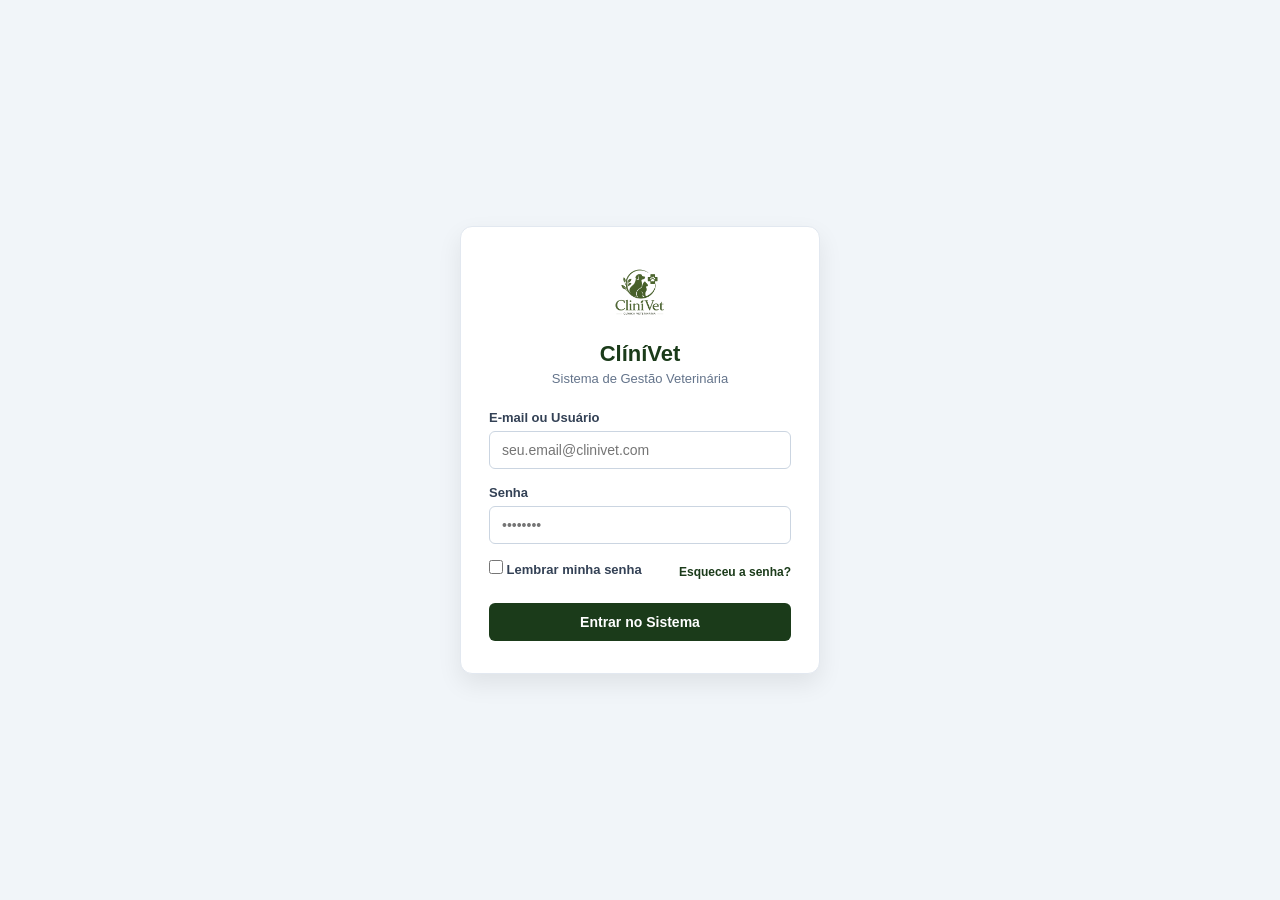
<file: Front-end/index.html>
<!DOCTYPE html>
<html lang="pt-BR">
<head>
  <meta charset="UTF-8">
  <meta name="viewport" content="width=device-width, initial-scale=1.0">
  <title>ClíníVet - Login</title>
  <link rel="stylesheet" href="main.css">
</head>
<body class="login-body">

  <div class="login-card">
    <div class="login-header">
      <img src="clinica.png" alt="ClíníVet Logo" class="login-logo">
      <h1>ClíníVet</h1>
      <p>Sistema de Gestão Veterinária</p>
    </div>

    <form class="login-form" onsubmit="event.preventDefault(); window.location.href='./painel.html';">
      <div class="form-group">
        <label for="email">E-mail ou Usuário</label>
        <input type="email" id="email" placeholder="seu.email@clinivet.com" required>
      </div>

      <div class="form-group">
        <label for="senha">Senha</label>
        <input type="password" id="senha" placeholder="••••••••" required>
      </div>

      <div class="login-actions">
        <label class="remember-me">
          <input type="checkbox" id="remember">
          Lembrar minha senha
        </label>
        <a href="esqueci.html" class="forgot-password">Esqueceu a senha?</a>
      </div>

      <button type="submit" class="btn-primary">Entrar no Sistema</button>
    </form>
  </div>

  <script src="script.js"></script>
</body>
</html>
</file>
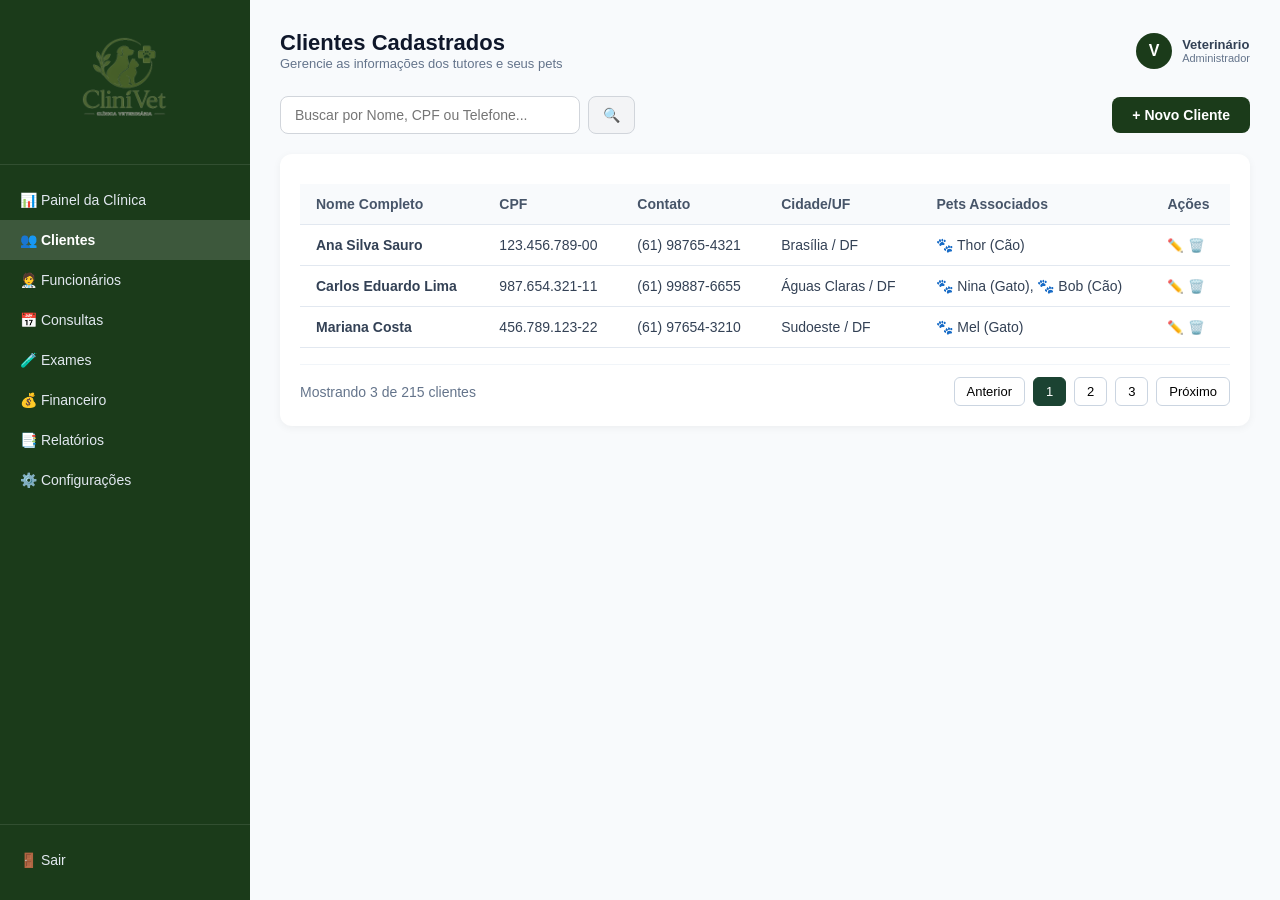
<file: Front-end/clientes.html>
<!DOCTYPE html>
<html lang="pt-BR">
<head>
  <meta charset="UTF-8">
  <meta name="viewport" content="width=device-width, initial-scale=1.0">
  <title>ClíníVet - Clientes Cadastrados</title>
  <link rel="stylesheet" href="./main.css">
</head>
<body class="dashboard-body">

  <aside class="sidebar">
    <div class="logo-container">
      <img src="clinica.png" alt="ClíníVet Logo" class="sidebar-logo">
    </div>

    <nav class="sidebar-nav">
      <a href="./painel.html" class="nav-item">📊 Painel da Clínica</a>
      <a href="./clientes.html" class="nav-item active">👥 Clientes</a>
      <a href="./funcionarios.html" class="nav-item">🧑‍⚕️ Funcionários</a>
      <a href="./consultas.html" class="nav-item">📅 Consultas</a>
      <a href="./exames.html" class="nav-item">🧪 Exames</a>
      <a href="#" class="nav-item">💰 Financeiro</a>
      <a href="#" class="nav-item">📑 Relatórios</a>
      <a href="#" class="nav-item">⚙️ Configurações</a>
    </nav>

    <div class="sidebar-footer">
      <a href="./index.html" class="nav-item logout">🚪 Sair</a>
    </div>
  </aside>

  <main class="main-content">
    
    <header class="dashboard-header">
      <div>
        <h1>Clientes Cadastrados</h1>
        <p class="subtitle">Gerencie as informações dos tutores e seus pets</p>
      </div>

      <div class="header-actions">
        <div class="user-profile">
          <div class="avatar">V</div>
          <div class="user-info">
            <span class="user-name">Veterinário</span>
            <span class="user-role">Administrador</span>
          </div>
        </div>
      </div>
    </header>

    <div class="top-action-bar">
      <div class="search-container">
        <input type="text" class="search-input" placeholder="Buscar por Nome, CPF ou Telefone...">
        <button class="search-btn">🔍</button>
      </div>

      <a href="./novo-cliente.html" class="btn-novo-cliente" style="text-decoration: none;">+ Novo Cliente</a>
    </div>

    <div class="panel-card">
      <table class="agenda-table">
        <thead>
          <tr>
            <th>Nome Completo</th>
            <th>CPF</th>
            <th>Contato</th>
            <th>Cidade/UF</th>
            <th>Pets Associados</th>
            <th style="text-align: center;">Ações</th>
          </tr>
        </thead>
        <tbody>
          <tr>
            <td><strong>Ana Silva Sauro</strong></td>
            <td>123.456.789-00</td>
            <td>(61) 98765-4321</td>
            <td>Brasília / DF</td>
            <td>🐾 Thor (Cão)</td>
            <td style="text-align: center;">
              <button style="border: none; background: transparent; cursor: pointer;">✏️</button>
              <button style="border: none; background: transparent; cursor: pointer;">🗑️</button>
            </td>
          </tr>
          <tr>
            <td><strong>Carlos Eduardo Lima</strong></td>
            <td>987.654.321-11</td>
            <td>(61) 99887-6655</td>
            <td>Águas Claras / DF</td>
            <td>🐾 Nina (Gato), 🐾 Bob (Cão)</td>
            <td style="text-align: center;">
              <button style="border: none; background: transparent; cursor: pointer;">✏️</button>
              <button style="border: none; background: transparent; cursor: pointer;">🗑️</button>
            </td>
          </tr>
          <tr>
            <td><strong>Mariana Costa</strong></td>
            <td>456.789.123-22</td>
            <td>(61) 97654-3210</td>
            <td>Sudoeste / DF</td>
            <td>🐾 Mel (Gato)</td>
            <td style="text-align: center;">
              <button style="border: none; background: transparent; cursor: pointer;">✏️</button>
              <button style="border: none; background: transparent; cursor: pointer;">🗑️</button>
            </td>
          </tr>
        </tbody>
      </table>

      <div class="table-footer">
        <span>Mostrando 3 de 215 clientes</span>
        <div>
          <button class="pagination-btn">Anterior</button>
          <button class="pagination-btn active">1</button>
          <button class="pagination-btn">2</button>
          <button class="pagination-btn">3</button>
          <button class="pagination-btn">Próximo</button>
        </div>
      </div>
    </div>

  </main>

  <script src="script.js"></script>
</body>
</html>
</file>
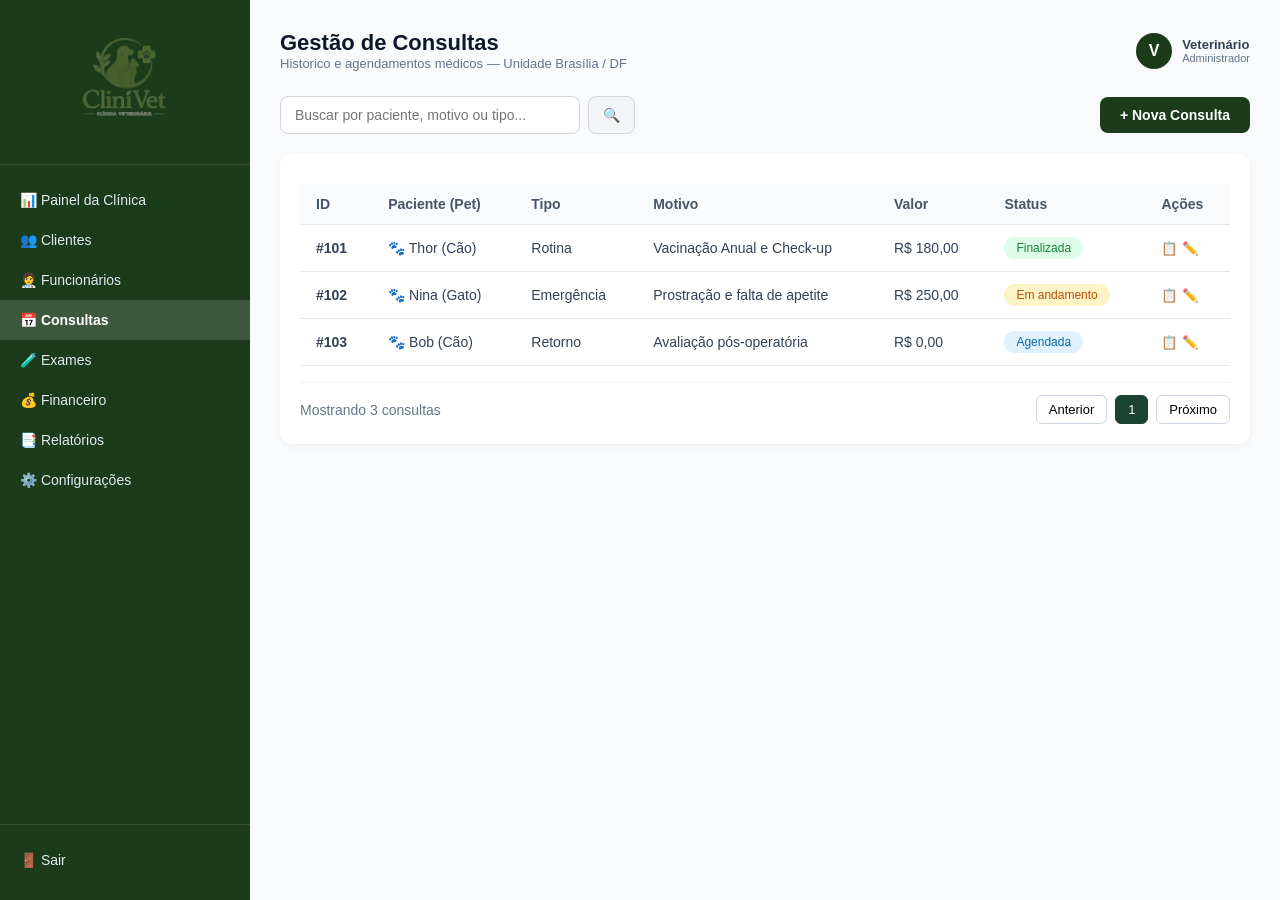
<file: Front-end/consultas.html>
<!DOCTYPE html>
<html lang="pt-BR">
<head>
  <meta charset="UTF-8">
  <meta name="viewport" content="width=device-width, initial-scale=1.0">
  <title>ClíníVet - Gestão de Consultas</title>
  <link rel="stylesheet" href="./main.css">
</head>
<body class="dashboard-body">

  <aside class="sidebar">
    <div class="logo-container">
      <img src="clinica.png" alt="ClíníVet Logo" class="sidebar-logo">
    </div>

    <nav class="sidebar-nav">
      <a href="./painel.html" class="nav-item">📊 Painel da Clínica</a>
      <a href="./clientes.html" class="nav-item">👥 Clientes</a>
      <a href="./funcionarios.html" class="nav-item">🧑‍⚕️ Funcionários</a>
      <a href="./consultas.html" class="nav-item active">📅 Consultas</a>
      <a href="#" class="nav-item">🧪 Exames</a>
      <a href="#" class="nav-item">💰 Financeiro</a>
      <a href="#" class="nav-item">📑 Relatórios</a>
      <a href="#" class="nav-item">⚙️ Configurações</a>
    </nav>

    <div class="sidebar-footer">
      <a href="./index.html" class="nav-item logout">🚪 Sair</a>
    </div>
  </aside>

  <main class="main-content">
    
    <header class="dashboard-header">
      <div>
        <h1>Gestão de Consultas</h1>
        <p class="subtitle">Historico e agendamentos médicos — Unidade Brasília / DF</p>
      </div>

      <div class="header-actions">
        <div class="user-profile">
          <div class="avatar">V</div>
          <div class="user-info">
            <span class="user-name">Veterinário</span>
            <span class="user-role">Administrador</span>
          </div>
        </div>
      </div>
    </header>

    <div class="top-action-bar">
      <div class="search-container">
        <input type="text" class="search-input" placeholder="Buscar por paciente, motivo ou tipo...">
        <button class="search-btn">🔍</button>
      </div>

      <a href="./nova-consulta.html" class="btn-novo-cliente" style="text-decoration: none;">+ Nova Consulta</a>
    </div>

    <div class="panel-card">
      <table class="agenda-table">
        <thead>
          <tr>
            <th>ID</th>
            <th>Paciente (Pet)</th>
            <th>Tipo</th>
            <th>Motivo</th>
            <th>Valor</th>
            <th>Status</th>
            <th style="text-align: center;">Ações</th>
          </tr>
        </thead>
        <tbody>
          <tr>
            <td><strong>#101</strong></td>
            <td>🐾 Thor (Cão)</td>
            <td>Rotina</td>
            <td>Vacinação Anual e Check-up</td>
            <td>R$ 180,00</td>
            <td><span class="status-tag status-finalizada">Finalizada</span></td>
            <td style="text-align: center;">
              <button style="border: none; background: transparent; cursor: pointer;">📋</button>
              <button style="border: none; background: transparent; cursor: pointer;">✏️</button>
            </td>
          </tr>
          <tr>
            <td><strong>#102</strong></td>
            <td>🐾 Nina (Gato)</td>
            <td>Emergência</td>
            <td>Prostração e falta de apetite</td>
            <td>R$ 250,00</td>
            <td><span class="status-tag status-andamento">Em andamento</span></td>
            <td style="text-align: center;">
              <button style="border: none; background: transparent; cursor: pointer;">📋</button>
              <button style="border: none; background: transparent; cursor: pointer;">✏️</button>
            </td>
          </tr>
          <tr>
            <td><strong>#103</strong></td>
            <td>🐾 Bob (Cão)</td>
            <td>Retorno</td>
            <td>Avaliação pós-operatória</td>
            <td>R$ 0,00</td>
            <td><span class="status-tag status-agendada">Agendada</span></td>
            <td style="text-align: center;">
              <button style="border: none; background: transparent; cursor: pointer;">📋</button>
              <button style="border: none; background: transparent; cursor: pointer;">✏️</button>
            </td>
          </tr>
        </tbody>
      </table>

      <div class="table-footer">
        <span>Mostrando 3 consultas</span>
        <div>
          <button class="pagination-btn">Anterior</button>
          <button class="pagination-btn active">1</button>
          <button class="pagination-btn">Próximo</button>
        </div>
      </div>
    </div>

  </main>

  <script src="script.js"></script>
</body>
</html>
</file>
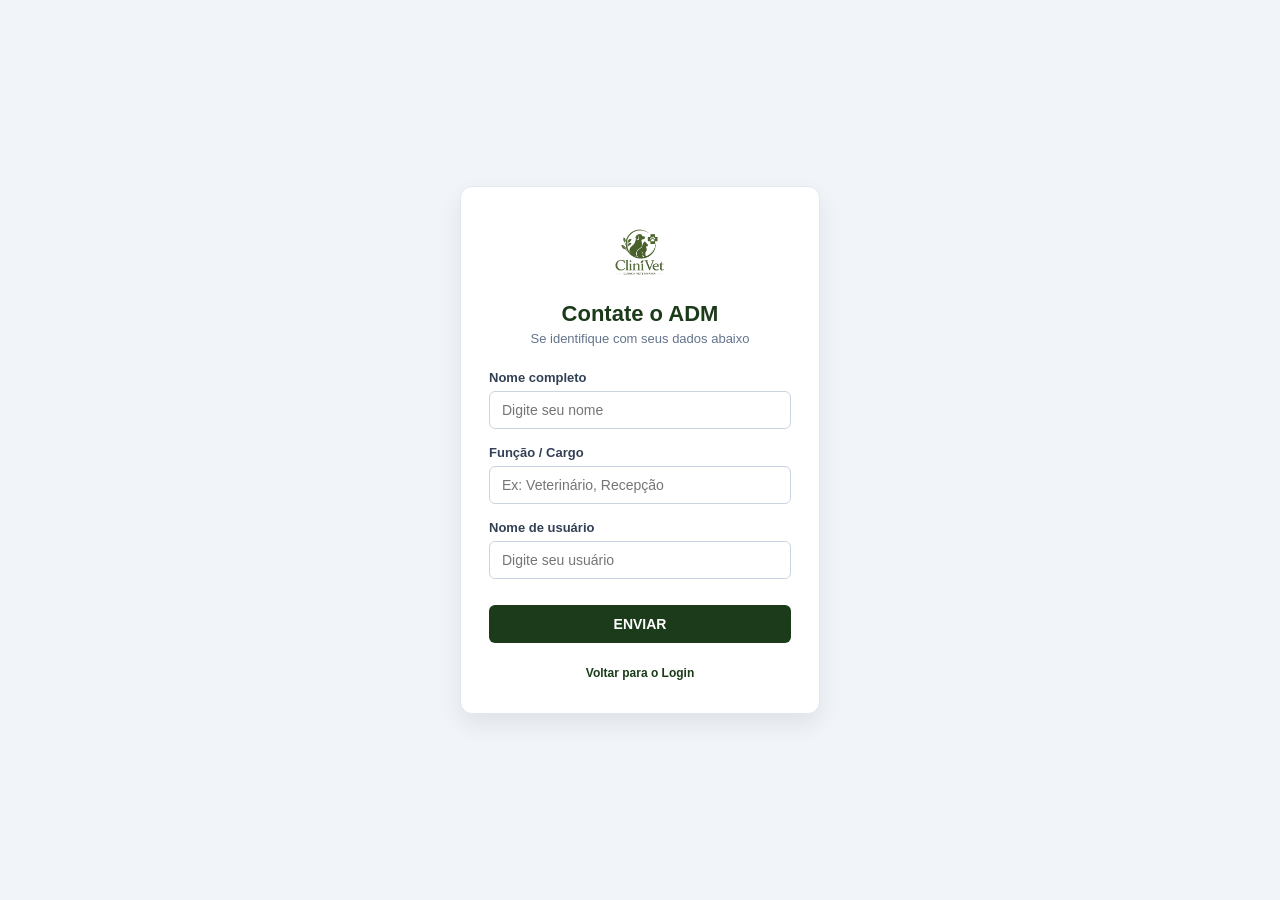
<file: Front-end/esqueci.html>
<!DOCTYPE html>
<html lang="pt-BR">
<head>
  <meta charset="UTF-8">
  <meta name="viewport" content="width=device-width, initial-scale=1.0">
  <title>ClíníVet - Contate o ADM</title>
  <link rel="stylesheet" href="main.css">
</head>
<body class="login-body">

  <div class="login-card">
    <div class="login-header">
      <img src="clinica.png" alt="ClíníVet Logo" class="login-logo">
      <h1>Contate o ADM</h1>
      <p>Se identifique com seus dados abaixo</p>
    </div>

    <form class="login-form" id="form-contato-adm">
      <div class="form-group">
        <label for="nome">Nome completo</label>
        <input type="text" id="nome" placeholder="Digite seu nome" required>
      </div>

      <div class="form-group">
        <label for="funcao">Função / Cargo</label>
        <input type="text" id="funcao" placeholder="Ex: Veterinário, Recepção" required>
      </div>

      <div class="form-group">
        <label for="usuario">Nome de usuário</label>
        <input type="text" id="usuario" placeholder="Digite seu usuário" required>
      </div>

      <button type="submit" class="btn-primary" style="margin-top: 10px;">ENVIAR</button>

      <!-- Mensagem de Sucesso -->
      <div id="mensagem-sucesso" class="feedback-sucesso hidden">
        Sua mensagem foi enviada!
      </div>

      <!-- Botão Voltar para o Login -->
      <div style="text-align: center; margin-top: 20px;">
        <a href="index.html" class="forgot-password">Voltar para o Login</a>
      </div>
    </form>
  </div>

  <script src="script.js"></script>
</body>
</html>
</file>
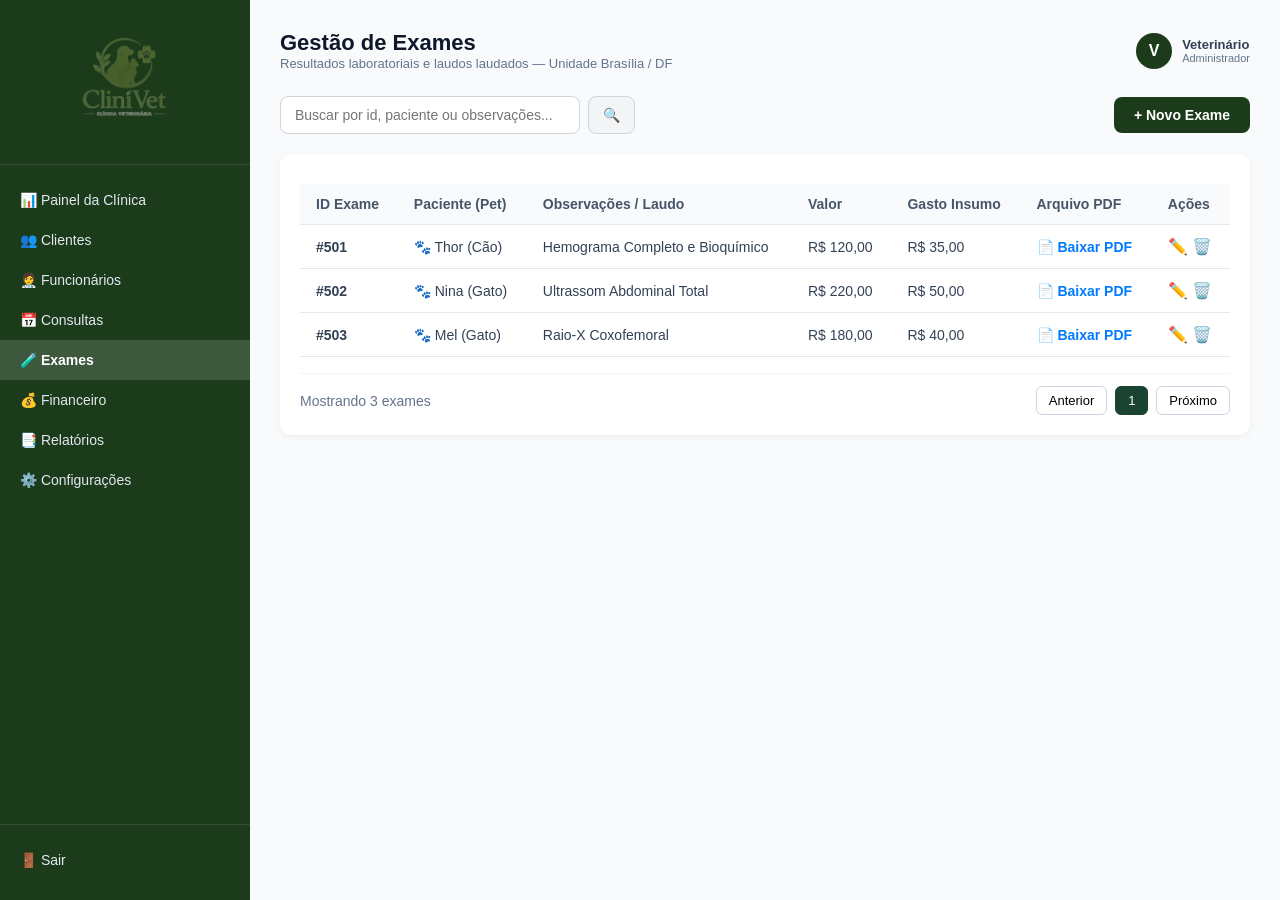
<file: Front-end/exames.html>
<!DOCTYPE html>
<html lang="pt-BR">
<head>
  <meta charset="UTF-8">
  <meta name="viewport" content="width=device-width, initial-scale=1.0">
  <title>ClíníVet - Gestão de Exames</title>
  <link rel="stylesheet" href="./main.css">
</head>
<body class="dashboard-body">

  <!-- Sidebar Lateral -->
  <aside class="sidebar">
    <div class="logo-container">
      <img src="clinica.png" alt="ClíníVet Logo" class="sidebar-logo">
    </div>

    <nav class="sidebar-nav">
      <a href="./painel.html" class="nav-item">📊 Painel da Clínica</a>
      <a href="./clientes.html" class="nav-item">👥 Clientes</a>
      <a href="./funcionarios.html" class="nav-item">🧑‍⚕️ Funcionários</a>
      <a href="./consultas.html" class="nav-item">📅 Consultas</a>
      <a href="./exames.html" class="nav-item active">🧪 Exames</a>
      <a href="#" class="nav-item">💰 Financeiro</a>
      <a href="#" class="nav-item">📑 Relatórios</a>
      <a href="#" class="nav-item">⚙️ Configurações</a>
    </nav>

    <div class="sidebar-footer">
      <a href="./index.html" class="nav-item logout">🚪 Sair</a>
    </div>
  </aside>

  <!-- Conteúdo Principal -->
  <main class="main-content">
    
    <header class="dashboard-header">
      <div>
        <h1>Gestão de Exames</h1>
        <p class="subtitle">Resultados laboratoriais e laudos laudados — Unidade Brasília / DF</p>
      </div>

      <div class="header-actions">
        <div class="user-profile">
          <div class="avatar">V</div>
          <div class="user-info">
            <span class="user-name">Veterinário</span>
            <span class="user-role">Administrador</span>
          </div>
        </div>
      </div>
    </header>

    <!-- Barra de Ações (Busca + Botão Criar) -->
    <div class="top-action-bar">
      <div class="search-container">
        <input type="text" class="search-input" placeholder="Buscar por id, paciente ou observações...">
        <button class="search-btn">🔍</button>
      </div>

      <a href="./novo-exame.html" class="btn-novo-cliente" style="text-decoration: none;">+ Novo Exame</a>
    </div>

    <!-- Tabela de Exames Cadastrados -->
    <div class="panel-card">
      <table class="agenda-table">
        <thead>
          <tr>
            <th>ID Exame</th>
            <th>Paciente (Pet)</th>
            <th>Observações / Laudo</th>
            <th>Valor</th>
            <th>Gasto Insumo</th>
            <th>Arquivo PDF</th>
            <th style="text-align: center;">Ações</th>
          </tr>
        </thead>
        <tbody>
          <tr>
            <td><strong>#501</strong></td>
            <td>🐾 Thor (Cão)</td>
            <td>Hemograma Completo e Bioquímico</td>
            <td>R$ 120,00</td>
            <td>R$ 35,00</td>
            <td><a href="#" style="color: #007bff; text-decoration: none; font-weight: 600;">📄 Baixar PDF</a></td>
            <td style="text-align: center;">
              <button style="border: none; background: transparent; cursor: pointer; font-size: 16px;">✏️</button>
              <button style="border: none; background: transparent; cursor: pointer; font-size: 16px;">🗑️</button>
            </td>
          </tr>
          <tr>
            <td><strong>#502</strong></td>
            <td>🐾 Nina (Gato)</td>
            <td>Ultrassom Abdominal Total</td>
            <td>R$ 220,00</td>
            <td>R$ 50,00</td>
            <td><a href="#" style="color: #007bff; text-decoration: none; font-weight: 600;">📄 Baixar PDF</a></td>
            <td style="text-align: center;">
              <button style="border: none; background: transparent; cursor: pointer; font-size: 16px;">✏️</button>
              <button style="border: none; background: transparent; cursor: pointer; font-size: 16px;">🗑️</button>
            </td>
          </tr>
          <tr>
            <td><strong>#503</strong></td>
            <td>🐾 Mel (Gato)</td>
            <td>Raio-X Coxofemoral</td>
            <td>R$ 180,00</td>
            <td>R$ 40,00</td>
            <td><a href="#" style="color: #007bff; text-decoration: none; font-weight: 600;">📄 Baixar PDF</a></td>
            <td style="text-align: center;">
              <button style="border: none; background: transparent; cursor: pointer; font-size: 16px;">✏️</button>
              <button style="border: none; background: transparent; cursor: pointer; font-size: 16px;">🗑️</button>
            </td>
          </tr>
        </tbody>
      </table>

      <!-- Rodapé Formatado -->
      <div class="table-footer">
        <span>Mostrando 3 exames</span>
        <div>
          <button class="pagination-btn">Anterior</button>
          <button class="pagination-btn active">1</button>
          <button class="pagination-btn">Próximo</button>
        </div>
      </div>
    </div>

  </main>

  <script src="script.js"></script>
</body>
</html>
</file>
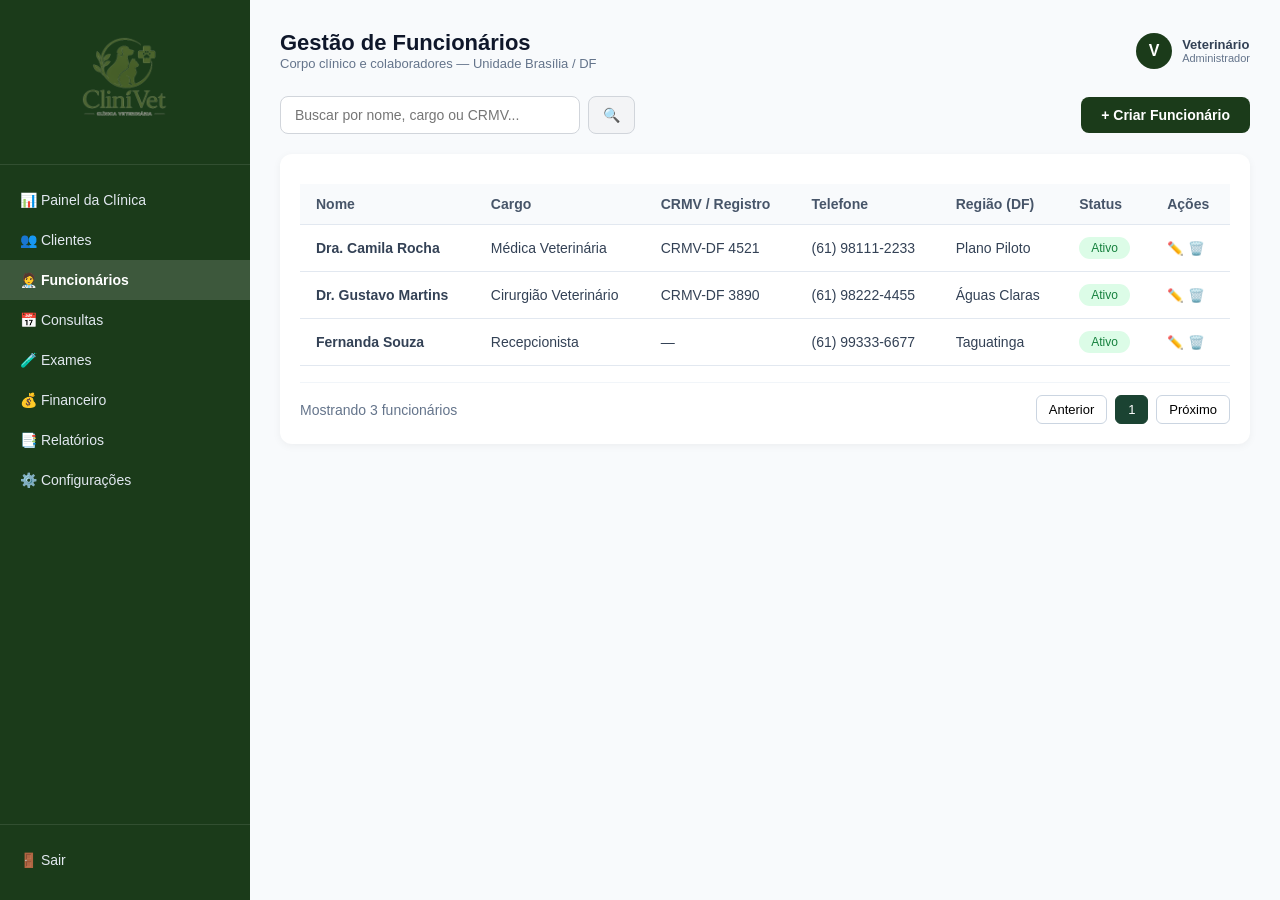
<file: Front-end/funcionarios.html>
<!DOCTYPE html>
<html lang="pt-BR">
<head>
  <meta charset="UTF-8">
  <meta name="viewport" content="width=device-width, initial-scale=1.0">
  <title>ClíníVet - Corpo Clínico & Equipe</title>
  <link rel="stylesheet" href="./main.css">
</head>
<body class="dashboard-body">

  <aside class="sidebar">
    <div class="logo-container">
      <img src="clinica.png" alt="ClíníVet Logo" class="sidebar-logo">
    </div>

    <nav class="sidebar-nav">
      <a href="./painel.html" class="nav-item">📊 Painel da Clínica</a>
      <a href="./clientes.html" class="nav-item">👥 Clientes</a>
      <a href="./funcionarios.html" class="nav-item active">🧑‍⚕️ Funcionários</a>
      <a href="./consultas.html" class="nav-item">📅 Consultas</a>
      <a href="./exames.html" class="nav-item">🧪 Exames</a>
      <a href="#" class="nav-item">💰 Financeiro</a>
      <a href="#" class="nav-item">📑 Relatórios</a>
      <a href="#" class="nav-item">⚙️ Configurações</a>
    </nav>

    <div class="sidebar-footer">
      <a href="./index.html" class="nav-item logout">🚪 Sair</a>
    </div>
  </aside>

  <main class="main-content">
    
    <header class="dashboard-header">
      <div>
        <h1>Gestão de Funcionários</h1>
        <p class="subtitle">Corpo clínico e colaboradores — Unidade Brasília / DF</p>
      </div>

      <div class="header-actions">
        <div class="user-profile">
          <div class="avatar">V</div>
          <div class="user-info">
            <span class="user-name">Veterinário</span>
            <span class="user-role">Administrador</span>
          </div>
        </div>
      </div>
    </header>

    <div class="top-action-bar">
      <div class="search-container">
        <input type="text" id="searchStaff" class="search-input" placeholder="Buscar por nome, cargo ou CRMV...">
        <button class="search-btn">🔍</button>
      </div>
      
      <a href="./novo-funcionario.html" class="btn-novo-cliente" style="text-decoration: none;">+ Criar Funcionário</a>
    </div>

    <div class="panel-card">
      <table class="agenda-table">
        <thead>
          <tr>
            <th>Nome</th>
            <th>Cargo</th>
            <th>CRMV / Registro</th>
            <th>Telefone</th>
            <th>Região (DF)</th>
            <th>Status</th>
            <th style="text-align: center;">Ações</th>
          </tr>
        </thead>
        <tbody>
          <tr>
            <td><strong>Dra. Camila Rocha</strong></td>
            <td>Médica Veterinária</td>
            <td>CRMV-DF 4521</td>
            <td>(61) 98111-2233</td>
            <td>Plano Piloto</td>
            <td><span class="status-tag status-finalizada">Ativo</span></td>
            <td style="text-align: center;">
              <button style="border: none; background: transparent; cursor: pointer;">✏️</button>
              <button style="border: none; background: transparent; cursor: pointer;">🗑️</button>
            </td>
          </tr>
          <tr>
            <td><strong>Dr. Gustavo Martins</strong></td>
            <td>Cirurgião Veterinário</td>
            <td>CRMV-DF 3890</td>
            <td>(61) 98222-4455</td>
            <td>Águas Claras</td>
            <td><span class="status-tag status-finalizada">Ativo</span></td>
            <td style="text-align: center;">
              <button style="border: none; background: transparent; cursor: pointer;">✏️</button>
              <button style="border: none; background: transparent; cursor: pointer;">🗑️</button>
            </td>
          </tr>
          <tr>
            <td><strong>Fernanda Souza</strong></td>
            <td>Recepcionista</td>
            <td>—</td>
            <td>(61) 99333-6677</td>
            <td>Taguatinga</td>
            <td><span class="status-tag status-finalizada">Ativo</span></td>
            <td style="text-align: center;">
              <button style="border: none; background: transparent; cursor: pointer;">✏️</button>
              <button style="border: none; background: transparent; cursor: pointer;">🗑️</button>
            </td>
          </tr>
        </tbody>
      </table>

      <div class="table-footer">
        <span>Mostrando 3 funcionários</span>
        <div>
          <button class="pagination-btn">Anterior</button>
          <button class="pagination-btn active">1</button>
          <button class="pagination-btn">Próximo</button>
        </div>
      </div>
    </div>

  </main>

  <script src="script.js"></script>
</body>
</html>
</file>
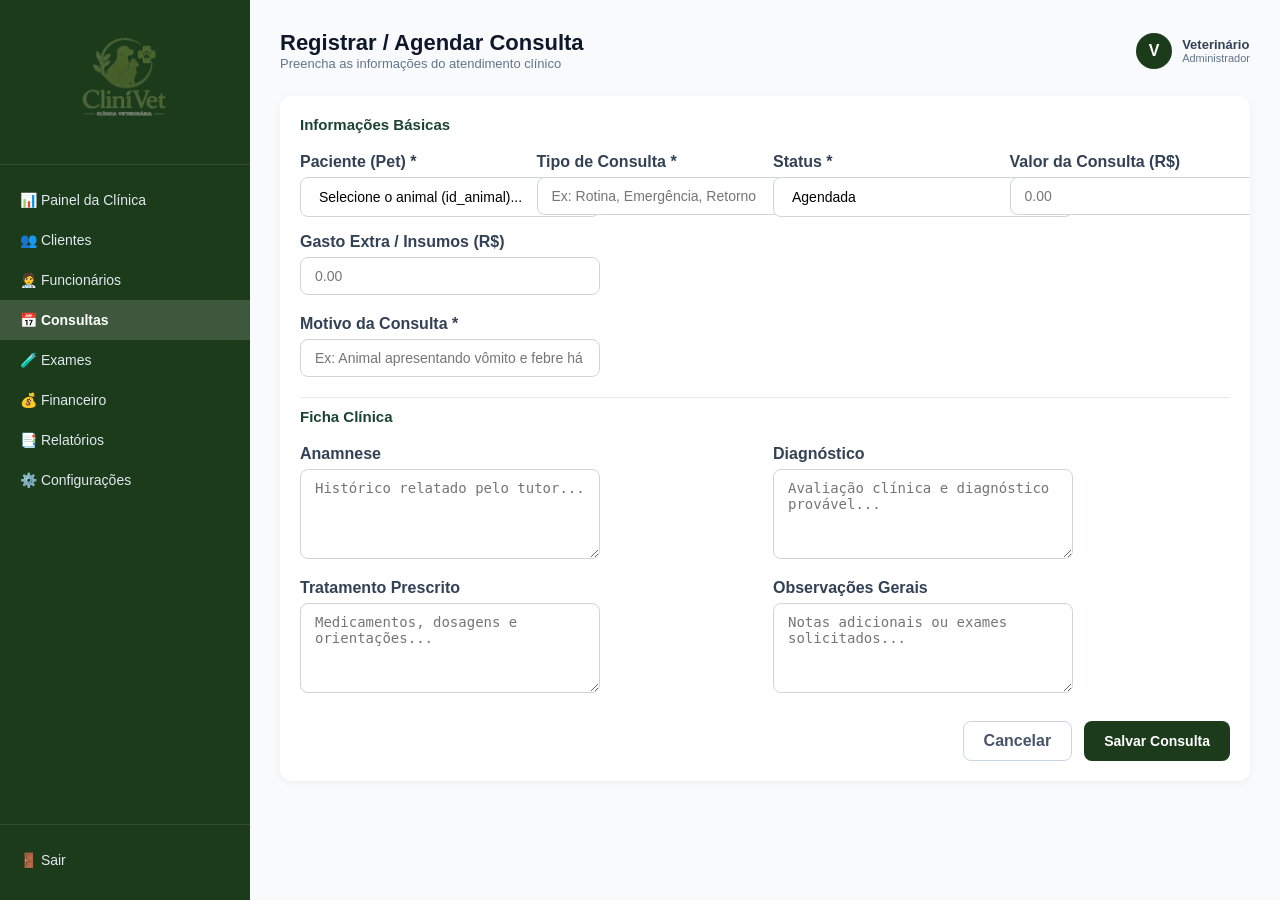
<file: Front-end/nova-consulta.html>
<!DOCTYPE html>
<html lang="pt-BR">
<head>
  <meta charset="UTF-8">
  <meta name="viewport" content="width=device-width, initial-scale=1.0">
  <title>ClíníVet - Registrar Consulta</title>
  <link rel="stylesheet" href="./main.css">
</head>
<body class="dashboard-body">

  <aside class="sidebar">
    <div class="logo-container">
      <img src="clinica.png" alt="ClíníVet Logo" class="sidebar-logo">
    </div>

    <nav class="sidebar-nav">
      <a href="./painel.html" class="nav-item">📊 Painel da Clínica</a>
      <a href="./clientes.html" class="nav-item">👥 Clientes</a>
      <a href="./funcionarios.html" class="nav-item">🧑‍⚕️ Funcionários</a>
      <a href="./consultas.html" class="nav-item active">📅 Consultas</a>
      <a href="#" class="nav-item">🧪 Exames</a>
      <a href="#" class="nav-item">💰 Financeiro</a>
      <a href="#" class="nav-item">📑 Relatórios</a>
      <a href="#" class="nav-item">⚙️ Configurações</a>
    </nav>

    <div class="sidebar-footer">
      <a href="./index.html" class="nav-item logout">🚪 Sair</a>
    </div>
  </aside>

  <main class="main-content">
    
    <header class="dashboard-header">
      <div>
        <h1>Registrar / Agendar Consulta</h1>
        <p class="subtitle">Preencha as informações do atendimento clínico</p>
      </div>

      <div class="header-actions">
        <div class="user-profile">
          <div class="avatar">V</div>
          <div class="user-info">
            <span class="user-name">Veterinário</span>
            <span class="user-role">Administrador</span>
          </div>
        </div>
      </div>
    </header>

    <div class="panel-card">
      <form id="formNovaConsulta" onsubmit="event.preventDefault(); alert('Consulta registrada com sucesso!'); window.location.href='./consultas.html';">
        
        <h3 style="margin-bottom: 20px; color: #1b4332;">Informações Básicas</h3>
        
        <div style="display: grid; grid-template-columns: repeat(auto-fit, minmax(220px, 1fr)); gap: 16px; margin-bottom: 20px;">
          <div>
            <label style="display: block; font-weight: 600; margin-bottom: 6px;">Paciente (Pet) *</label>
            <select required class="search-input" style="width: 100%; background: #fff;">
              <option value="">Selecione o animal (id_animal)...</option>
              <option value="1">Thor - Tutor: Ana Silva Sauro</option>
              <option value="2">Nina - Tutor: Carlos Eduardo</option>
              <option value="3">Bob - Tutor: Carlos Eduardo</option>
              <option value="4">Mel - Tutor: Mariana Costa</option>
            </select>
          </div>

          <div>
            <label style="display: block; font-weight: 600; margin-bottom: 6px;">Tipo de Consulta *</label>
            <input type="text" required class="search-input" style="width: 100%;" placeholder="Ex: Rotina, Emergência, Retorno">
          </div>

          <div>
            <label style="display: block; font-weight: 600; margin-bottom: 6px;">Status *</label>
            <select required class="search-input" style="width: 100%; background: #fff;">
              <option value="Agendada">Agendada</option>
              <option value="Em Andamento">Em Andamento</option>
              <option value="Finalizada">Finalizada</option>
              <option value="Cancelada">Cancelada</option>
            </select>
          </div>

          <div>
            <label style="display: block; font-weight: 600; margin-bottom: 6px;">Valor da Consulta (R$)</label>
            <input type="number" step="0.01" class="search-input" style="width: 100%;" placeholder="0.00">
          </div>

          <div>
            <label style="display: block; font-weight: 600; margin-bottom: 6px;">Gasto Extra / Insumos (R$)</label>
            <input type="number" step="0.01" class="search-input" style="width: 100%;" placeholder="0.00">
          </div>
        </div>

        <div>
          <label style="display: block; font-weight: 600; margin-bottom: 6px;">Motivo da Consulta *</label>
          <input type="text" required class="search-input" style="width: 100%; margin-bottom: 20px;" placeholder="Ex: Animal apresentando vômito e febre há 2 dias">
        </div>

        <h3 style="margin-bottom: 20px; color: #1b4332; padding-top: 10px; border-top: 1px solid #e2e8f0;">Ficha Clínica</h3>

        <div style="display: grid; grid-template-columns: repeat(auto-fit, minmax(300px, 1fr)); gap: 16px; margin-bottom: 24px;">
          <div>
            <label style="display: block; font-weight: 600; margin-bottom: 6px;">Anamnese</label>
            <textarea class="search-input" style="width: 100%; height: 90px; resize: vertical;" placeholder="Histórico relatado pelo tutor..."></textarea>
          </div>

          <div>
            <label style="display: block; font-weight: 600; margin-bottom: 6px;">Diagnóstico</label>
            <textarea class="search-input" style="width: 100%; height: 90px; resize: vertical;" placeholder="Avaliação clínica e diagnóstico provável..."></textarea>
          </div>

          <div>
            <label style="display: block; font-weight: 600; margin-bottom: 6px;">Tratamento Prescrito</label>
            <textarea class="search-input" style="width: 100%; height: 90px; resize: vertical;" placeholder="Medicamentos, dosagens e orientações..."></textarea>
          </div>

          <div>
            <label style="display: block; font-weight: 600; margin-bottom: 6px;">Observações Gerais</label>
            <textarea class="search-input" style="width: 100%; height: 90px; resize: vertical;" placeholder="Notas adicionais ou exames solicitados..."></textarea>
          </div>
        </div>

        <div style="display: flex; justify-content: flex-end; gap: 12px; margin-top: 20px;">
          <a href="./consultas.html" style="padding: 10px 20px; border: 1px solid #cbd5e1; border-radius: 8px; text-decoration: none; color: #475569; font-weight: 600;">Cancelar</a>
          <button type="submit" class="btn-novo-cliente" style="border: none; cursor: pointer;">Salvar Consulta</button>
        </div>

      </form>
    </div>

  </main>

  <script src="script.js"></script>
</body>
</html>
</file>
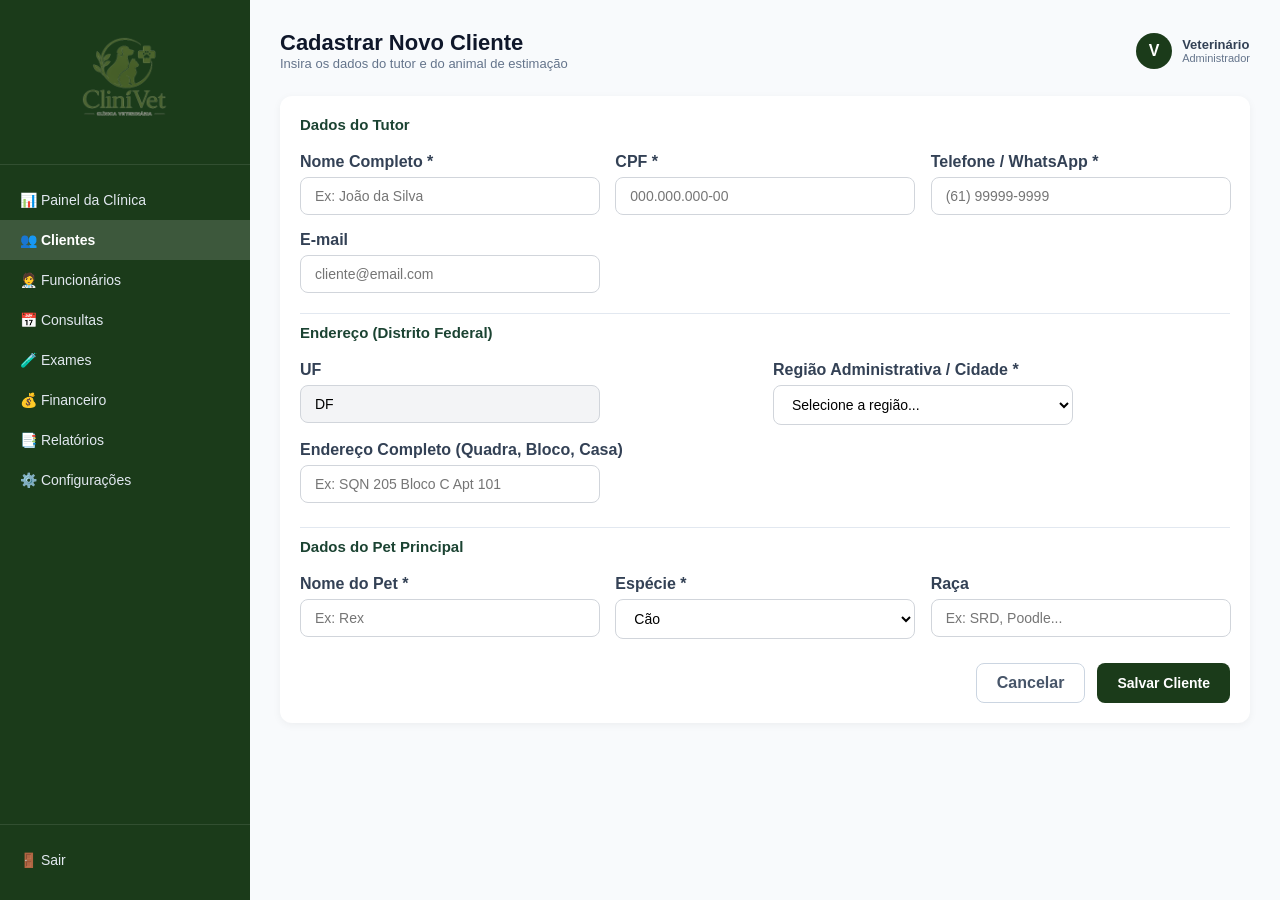
<file: Front-end/novo-cliente.html>
<!DOCTYPE html>
<html lang="pt-BR">
<head>
  <meta charset="UTF-8">
  <meta name="viewport" content="width=device-width, initial-scale=1.0">
  <title>ClíníVet - Cadastrar Cliente</title>
  <link rel="stylesheet" href="./main.css">
</head>
<body class="dashboard-body">

  <!-- Sidebar Lateral -->
  <aside class="sidebar">
    <div class="logo-container">
      <img src="clinica.png" alt="ClíníVet Logo" class="sidebar-logo">
    </div>

    <nav class="sidebar-nav">
      <a href="./painel.html" class="nav-item">📊 Painel da Clínica</a>
      <a href="./clientes.html" class="nav-item active">👥 Clientes</a>
      <a href="./funcionarios.html" class="nav-item">🧑‍⚕️ Funcionários</a>
      <a href="#" class="nav-item">📅 Consultas</a>
      <a href="#" class="nav-item">🧪 Exames</a>
      <a href="#" class="nav-item">💰 Financeiro</a>
      <a href="#" class="nav-item">📑 Relatórios</a>
      <a href="#" class="nav-item">⚙️ Configurações</a>
    </nav>

    <div class="sidebar-footer">
      <a href="./index.html" class="nav-item logout">🚪 Sair</a>
    </div>
  </aside>

  <!-- Conteúdo Principal -->
  <main class="main-content">
    
    <header class="dashboard-header">
      <div>
        <h1>Cadastrar Novo Cliente</h1>
        <p class="subtitle">Insira os dados do tutor e do animal de estimação</p>
      </div>

      <div class="header-actions">
        <div class="user-profile">
          <div class="avatar">V</div>
          <div class="user-info">
            <span class="user-name">Veterinário</span>
            <span class="user-role">Administrador</span>
          </div>
        </div>
      </div>
    </header>

    <!-- Formulário de Cadastro -->
    <div class="panel-card">
      <form id="formNovoCliente" onsubmit="event.preventDefault(); alert('Cliente cadastrado com sucesso!'); window.location.href='./clientes.html';">
        
        <h3 style="margin-bottom: 20px; color: #1b4332;">Dados do Tutor</h3>
        
        <div style="display: grid; grid-template-columns: repeat(auto-fit, minmax(250px, 1fr)); gap: 16px; margin-bottom: 20px;">
          <div>
            <label style="display: block; font-weight: 600; margin-bottom: 6px;">Nome Completo *</label>
            <input type="text" required class="search-input" style="width: 100%;" placeholder="Ex: João da Silva">
          </div>

          <div>
            <label style="display: block; font-weight: 600; margin-bottom: 6px;">CPF *</label>
            <input type="text" required class="search-input" style="width: 100%;" placeholder="000.000.000-00">
          </div>

          <div>
            <label style="display: block; font-weight: 600; margin-bottom: 6px;">Telefone / WhatsApp *</label>
            <input type="text" required class="search-input" style="width: 100%;" placeholder="(61) 99999-9999">
          </div>

          <div>
            <label style="display: block; font-weight: 600; margin-bottom: 6px;">E-mail</label>
            <input type="email" class="search-input" style="width: 100%;" placeholder="cliente@email.com">
          </div>
        </div>

        <h3 style="margin-bottom: 20px; color: #1b4332; padding-top: 10px; border-top: 1px solid #e2e8f0;">Endereço (Distrito Federal)</h3>

        <div style="display: grid; grid-template-columns: repeat(auto-fit, minmax(250px, 1fr)); gap: 16px; margin-bottom: 24px;">
          <div>
            <label style="display: block; font-weight: 600; margin-bottom: 6px;">UF</label>
            <input type="text" value="DF" readonly class="search-input" style="width: 100%; background-color: #f3f4f6; cursor: not-allowed;">
          </div>

          <div>
            <label style="display: block; font-weight: 600; margin-bottom: 6px;">Região Administrativa / Cidade *</label>
            <select required class="search-input" style="width: 100%; background: #fff;">
              <option value="">Selecione a região...</option>
              <option value="Plano Piloto (Asa Sul/Norte)">Plano Piloto (Asa Sul/Norte)</option>
              <option value="Águas Claras">Águas Claras</option>
              <option value="Sudoeste / Octogonal">Sudoeste / Octogonal</option>
              <option value="Lago Sul">Lago Sul</option>
              <option value="Lago Norte">Lago Norte</option>
              <option value="Taguatinga">Taguatinga</option>
              <option value="Ceilândia">Ceilândia</option>
              <option value="Guará">Guará</option>
              <option value="Gama">Gama</option>
              <option value="Sobradinho">Sobradinho</option>
              <option value="Samambaia">Samambaia</option>
              <option value="Vicente Pires">Vicente Pires</option>
              <option value="Park Way">Park Way</option>
              <option value="Noroeste">Noroeste</option>
              <option value="Jardim Botânico">Jardim Botânico</option>
              <option value="Outra Região do DF">Outra Região do DF</option>
            </select>
          </div>

          <div style="grid-column: span 2;">
            <label style="display: block; font-weight: 600; margin-bottom: 6px;">Endereço Completo (Quadra, Bloco, Casa)</label>
            <input type="text" class="search-input" style="width: 100%;" placeholder="Ex: SQN 205 Bloco C Apt 101">
          </div>
        </div>

        <h3 style="margin-bottom: 20px; color: #1b4332; padding-top: 10px; border-top: 1px solid #e2e8f0;">Dados do Pet Principal</h3>

        <div style="display: grid; grid-template-columns: repeat(auto-fit, minmax(200px, 1fr)); gap: 16px; margin-bottom: 24px;">
          <div>
            <label style="display: block; font-weight: 600; margin-bottom: 6px;">Nome do Pet *</label>
            <input type="text" required class="search-input" style="width: 100%;" placeholder="Ex: Rex">
          </div>

          <div>
            <label style="display: block; font-weight: 600; margin-bottom: 6px;">Espécie *</label>
            <select required class="search-input" style="width: 100%; background: #fff;">
              <option value="Cão">Cão</option>
              <option value="Gato">Gato</option>
              <option value="Ave">Ave</option>
              <option value="Outro">Outro</option>
            </select>
          </div>

          <div>
            <label style="display: block; font-weight: 600; margin-bottom: 6px;">Raça</label>
            <input type="text" class="search-input" style="width: 100%;" placeholder="Ex: SRD, Poodle...">
          </div>
        </div>

        <!-- Botões de Ação -->
        <div style="display: flex; justify-content: flex-end; gap: 12px; margin-top: 20px;">
          <a href="./clientes.html" style="padding: 10px 20px; border: 1px solid #cbd5e1; border-radius: 8px; text-decoration: none; color: #475569; font-weight: 600;">Cancelar</a>
          <button type="submit" class="btn-novo-cliente" style="border: none; cursor: pointer;">Salvar Cliente</button>
        </div>

      </form>
    </div>

  </main>

  <script src="script.js"></script>
</body>
</html>
</file>
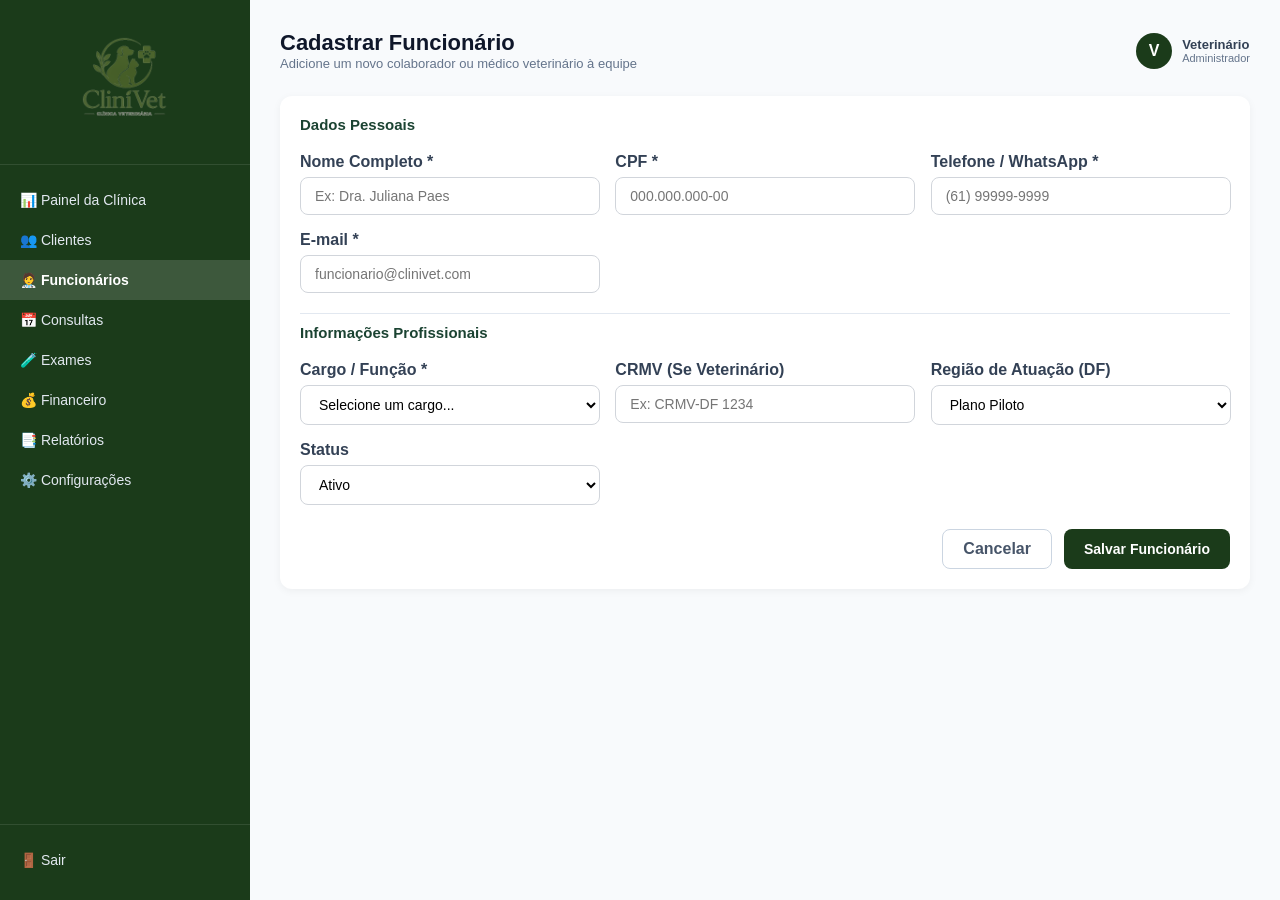
<file: Front-end/novo-funcionario.html>
<!DOCTYPE html>
<html lang="pt-BR">
<head>
  <meta charset="UTF-8">
  <meta name="viewport" content="width=device-width, initial-scale=1.0">
  <title>ClíníVet - Novo Funcionário</title>
  <link rel="stylesheet" href="main.css">
</head>
<body class="dashboard-body">

  <!-- Sidebar Lateral -->
  <aside class="sidebar">
    <div class="logo-container">
      <img src="clinica.png" alt="ClíníVet Logo" class="sidebar-logo">
    </div>

    <nav class="sidebar-nav">
      <a href="./painel.html" class="nav-item">📊 Painel da Clínica</a>
      <a href="./clientes.html" class="nav-item">👥 Clientes</a>
      <a href="./funcionarios.html" class="nav-item active">🧑‍⚕️ Funcionários</a>
      <a href="#" class="nav-item">📅 Consultas</a>
      <a href="#" class="nav-item">🧪 Exames</a>
      <a href="#" class="nav-item">💰 Financeiro</a>
      <a href="#" class="nav-item">📑 Relatórios</a>
      <a href="#" class="nav-item">⚙️ Configurações</a>
    </nav>

    <div class="sidebar-footer">
      <a href="./index.html" class="nav-item logout">🚪 Sair</a>
    </div>
  </aside>

  <!-- Conteúdo Principal -->
  <main class="main-content">
    
    <header class="dashboard-header">
      <div>
        <h1>Cadastrar Funcionário</h1>
        <p class="subtitle">Adicione um novo colaborador ou médico veterinário à equipe</p>
      </div>

      <div class="header-actions">
        <div class="user-profile">
          <div class="avatar">V</div>
          <div class="user-info">
            <span class="user-name">Veterinário</span>
            <span class="user-role">Administrador</span>
          </div>
        </div>
      </div>
    </header>

    <!-- Formulário de Cadastro -->
    <div class="panel-card">
      <form id="formNovoFuncionario" onsubmit="event.preventDefault(); alert('Funcionário cadastrado com sucesso!'); window.location.href='./funcionarios.html';">
        
        <h3 style="margin-bottom: 20px; color: #1b4332;">Dados Pessoais</h3>
        
        <div style="display: grid; grid-template-columns: repeat(auto-fit, minmax(250px, 1fr)); gap: 16px; margin-bottom: 20px;">
          <div>
            <label style="display: block; font-weight: 600; margin-bottom: 6px;">Nome Completo *</label>
            <input type="text" required class="search-input" style="width: 100%;" placeholder="Ex: Dra. Juliana Paes">
          </div>

          <div>
            <label style="display: block; font-weight: 600; margin-bottom: 6px;">CPF *</label>
            <input type="text" required class="search-input" style="width: 100%;" placeholder="000.000.000-00">
          </div>

          <div>
            <label style="display: block; font-weight: 600; margin-bottom: 6px;">Telefone / WhatsApp *</label>
            <input type="text" required class="search-input" style="width: 100%;" placeholder="(61) 99999-9999">
          </div>

          <div>
            <label style="display: block; font-weight: 600; margin-bottom: 6px;">E-mail *</label>
            <input type="email" required class="search-input" style="width: 100%;" placeholder="funcionario@clinivet.com">
          </div>
        </div>

        <h3 style="margin-bottom: 20px; color: #1b4332; padding-top: 10px; border-top: 1px solid #e2e8f0;">Informações Profissionais</h3>

        <div style="display: grid; grid-template-columns: repeat(auto-fit, minmax(250px, 1fr)); gap: 16px; margin-bottom: 24px;">
          <div>
            <label style="display: block; font-weight: 600; margin-bottom: 6px;">Cargo / Função *</label>
            <select required class="search-input" style="width: 100%; background: #fff;">
              <option value="">Selecione um cargo...</option>
              <option value="vet">Médico(a) Veterinário(a)</option>
              <option value="cirurgiao">Cirurgião(ã) Veterinário(a)</option>
              <option value="recepcao">Recepcionista</option>
              <option value="auxiliar">Auxiliar Veterinário</option>
              <option value="adm">Administrador</option>
            </select>
          </div>

          <div>
            <label style="display: block; font-weight: 600; margin-bottom: 6px;">CRMV (Se Veterinário)</label>
            <input type="text" class="search-input" style="width: 100%;" placeholder="Ex: CRMV-DF 1234">
          </div>

          <div>
            <label style="display: block; font-weight: 600; margin-bottom: 6px;">Região de Atuação (DF)</label>
            <select class="search-input" style="width: 100%; background: #fff;">
              <option value="Plano Piloto">Plano Piloto</option>
              <option value="Águas Claras">Águas Claras</option>
              <option value="Taguatinga">Taguatinga</option>
              <option value="Sudoeste">Sudoeste</option>
              <option value="Gama">Gama</option>
              <option value="Outra">Outra Região</option>
            </select>
          </div>

          <div>
            <label style="display: block; font-weight: 600; margin-bottom: 6px;">Status</label>
            <select class="search-input" style="width: 100%; background: #fff;">
              <option value="ativo">Ativo</option>
              <option value="inativo">Inativo</option>
            </select>
          </div>
        </div>

        <!-- Botões de Ação -->
        <div style="display: flex; justify-content: flex-end; gap: 12px; margin-top: 20px;">
          <a href="./funcionarios.html" style="padding: 10px 20px; border: 1px solid #cbd5e1; border-radius: 8px; text-decoration: none; color: #475569; font-weight: 600;">Cancelar</a>
          <button type="submit" class="btn-novo-cliente" style="border: none; cursor: pointer;">Salvar Funcionário</button>
        </div>

      </form>
    </div>

  </main>

  <script src="script.js"></script>
</body>
</html>
</file>
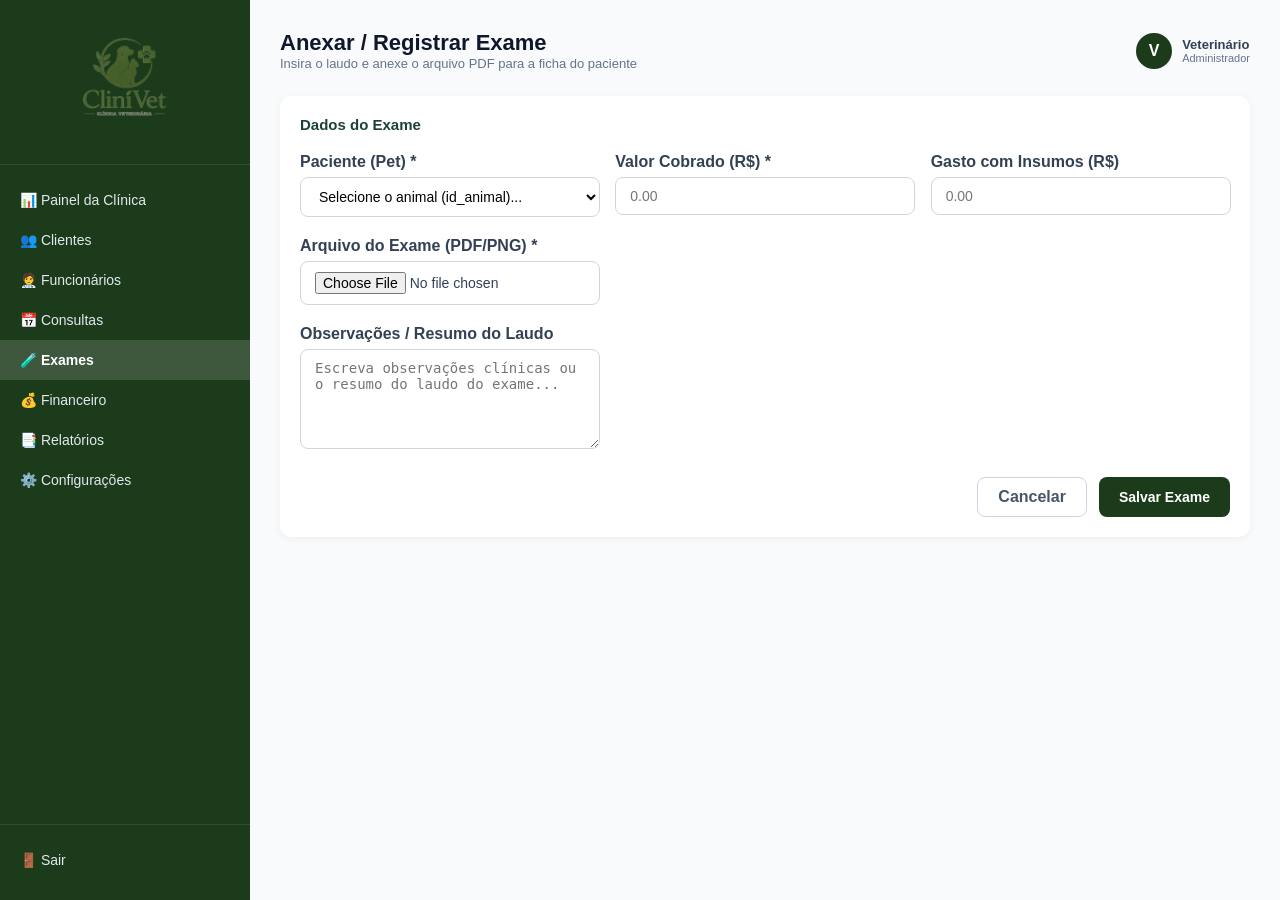
<file: Front-end/novoexame.html>
<!DOCTYPE html>
<html lang="pt-BR">
<head>
  <meta charset="UTF-8">
  <meta name="viewport" content="width=device-width, initial-scale=1.0">
  <title>ClíníVet - Cadastrar Exame</title>
  <link rel="stylesheet" href="./main.css">
</head>
<body class="dashboard-body">

  <!-- Sidebar Lateral -->
  <aside class="sidebar">
    <div class="logo-container">
      <img src="clinica.png" alt="ClíníVet Logo" class="sidebar-logo">
    </div>

    <nav class="sidebar-nav">
      <a href="./painel.html" class="nav-item">📊 Painel da Clínica</a>
      <a href="./clientes.html" class="nav-item">👥 Clientes</a>
      <a href="./funcionarios.html" class="nav-item">🧑‍⚕️ Funcionários</a>
      <a href="./consultas.html" class="nav-item">📅 Consultas</a>
      <a href="./exames.html" class="nav-item active">🧪 Exames</a>
      <a href="#" class="nav-item">💰 Financeiro</a>
      <a href="#" class="nav-item">📑 Relatórios</a>
      <a href="#" class="nav-item">⚙️ Configurações</a>
    </nav>

    <div class="sidebar-footer">
      <a href="./index.html" class="nav-item logout">🚪 Sair</a>
    </div>
  </aside>

  <!-- Conteúdo Principal -->
  <main class="main-content">
    
    <header class="dashboard-header">
      <div>
        <h1>Anexar / Registrar Exame</h1>
        <p class="subtitle">Insira o laudo e anexe o arquivo PDF para a ficha do paciente</p>
      </div>

      <div class="header-actions">
        <div class="user-profile">
          <div class="avatar">V</div>
          <div class="user-info">
            <span class="user-name">Veterinário</span>
            <span class="user-role">Administrador</span>
          </div>
        </div>
      </div>
    </header>

    <!-- Formulário do Exame -->
    <div class="panel-card">
      <form id="formNovoExame" onsubmit="event.preventDefault(); alert('Exame registrado com sucesso!'); window.location.href='./exames.html';">
        
        <h3 style="margin-bottom: 20px; color: #1b4332;">Dados do Exame</h3>
        
        <div style="display: grid; grid-template-columns: repeat(auto-fit, minmax(220px, 1fr)); gap: 16px; margin-bottom: 20px;">
          <div>
            <label style="display: block; font-weight: 600; margin-bottom: 6px;">Paciente (Pet) *</label>
            <select required class="search-input" style="width: 100%; background: #fff;">
              <option value="">Selecione o animal (id_animal)...</option>
              <option value="1">Thor - Tutor: Ana Silva Sauro</option>
              <option value="2">Nina - Tutor: Carlos Eduardo</option>
              <option value="3">Bob - Tutor: Carlos Eduardo</option>
              <option value="4">Mel - Tutor: Mariana Costa</option>
            </select>
          </div>

          <div>
            <label style="display: block; font-weight: 600; margin-bottom: 6px;">Valor Cobrado (R$) *</label>
            <input type="number" step="0.01" required class="search-input" style="width: 100%;" placeholder="0.00">
          </div>

          <div>
            <label style="display: block; font-weight: 600; margin-bottom: 6px;">Gasto com Insumos (R$)</label>
            <input type="number" step="0.01" class="search-input" style="width: 100%;" placeholder="0.00">
          </div>
        </div>

        <div style="margin-bottom: 20px;">
          <label style="display: block; font-weight: 600; margin-bottom: 6px;">Arquivo do Exame (PDF/PNG) *</label>
          <input type="file" accept="application/pdf" required class="search-input" style="width: 100%; background: #fff;">
        </div>

        <div style="margin-bottom: 24px;">
          <label style="display: block; font-weight: 600; margin-bottom: 6px;">Observações / Resumo do Laudo</label>
          <textarea class="search-input" style="width: 100%; height: 100px; resize: vertical;" placeholder="Escreva observações clínicas ou o resumo do laudo do exame..."></textarea>
        </div>

        <!-- Botões de Ação -->
        <div style="display: flex; justify-content: flex-end; gap: 12px; margin-top: 20px;">
          <a href="./exames.html" style="padding: 10px 20px; border: 1px solid #cbd5e1; border-radius: 8px; text-decoration: none; color: #475569; font-weight: 600;">Cancelar</a>
          <button type="submit" class="btn-novo-cliente" style="border: none; cursor: pointer;">Salvar Exame</button>
        </div>

      </form>
    </div>

  </main>

  <script src="script.js"></script>
</body>
</html>
</file>
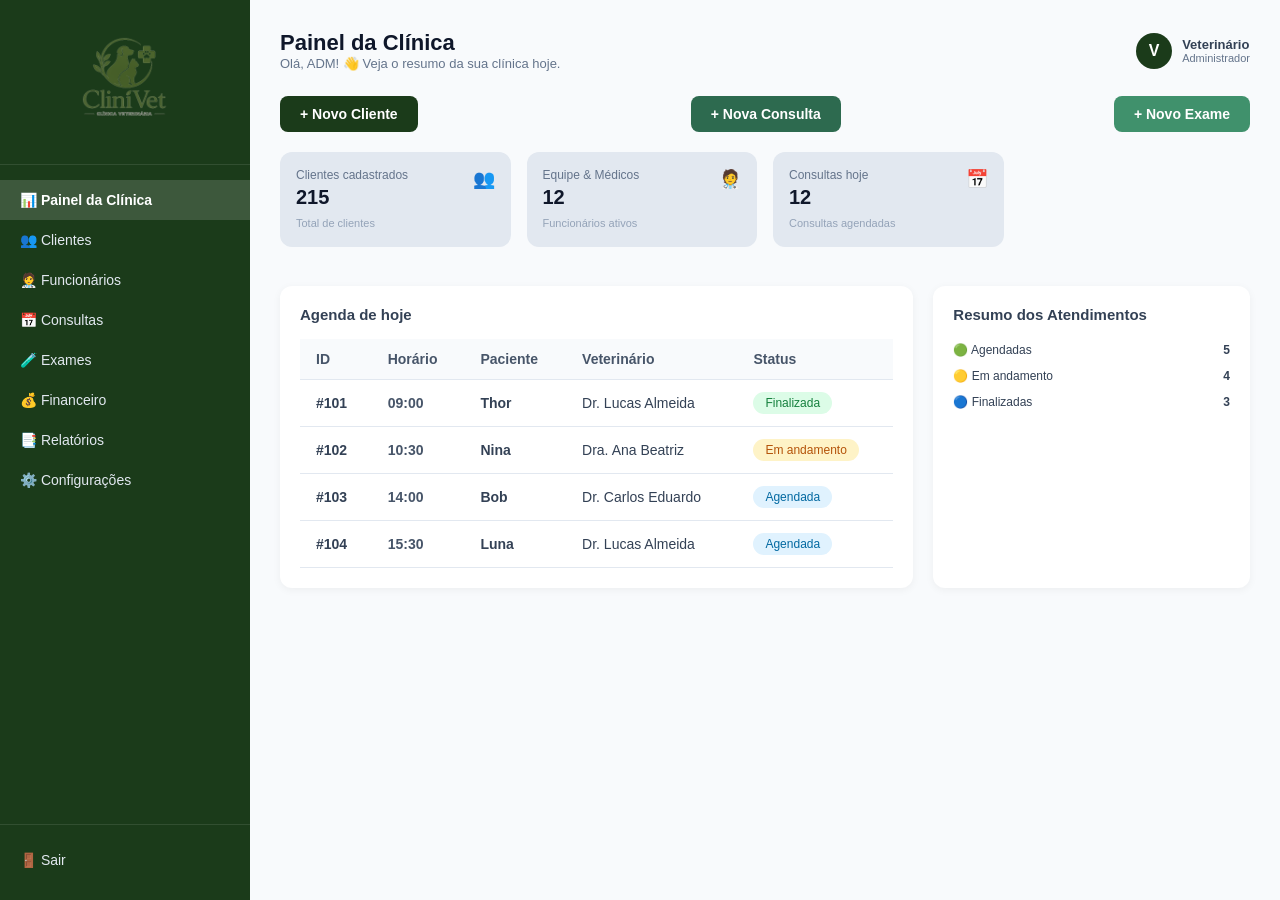
<file: Front-end/painel.html>
<!DOCTYPE html>
<html lang="pt-BR">
<head>
  <meta charset="UTF-8">
  <meta name="viewport" content="width=device-width, initial-scale=1.0">
  <title>ClíníVet - Painel da Clínica</title>
  <link rel="stylesheet" href="./main.css">
</head>
<body class="dashboard-body">

  <!-- Sidebar Lateral -->
  <aside class="sidebar">
    <div class="logo-container">
      <img src="clinica.png" alt="ClíníVet Logo" class="sidebar-logo">
    </div>

    <nav class="sidebar-nav">
      <a href="./painel.html" class="nav-item active">📊 Painel da Clínica</a>
      <a href="./clientes.html" class="nav-item">👥 Clientes</a>
      <a href="./funcionarios.html" class="nav-item">🧑‍⚕️ Funcionários</a>
      <a href="./consultas.html" class="nav-item">📅 Consultas</a>
      <a href="./exames.html" class="nav-item">🧪 Exames</a>
      <a href="#" class="nav-item">💰 Financeiro</a>
      <a href="#" class="nav-item">📑 Relatórios</a>
      <a href="#" class="nav-item">⚙️ Configurações</a>
    </nav>

    <div class="sidebar-footer">
      <a href="./index.html" class="nav-item logout">🚪 Sair</a>
    </div>
  </aside>

  <!-- Conteúdo Principal -->
  <main class="main-content">
    
    <header class="dashboard-header">
      <div>
        <h1>Painel da Clínica</h1>
        <p class="subtitle">Olá, ADM! 👋 Veja o resumo da sua clínica hoje.</p>
      </div>

      <div class="header-actions">
        <div class="user-profile">
          <div class="avatar">V</div>
          <div class="user-info">
            <span class="user-name">Veterinário</span>
            <span class="user-role">Administrador</span>
          </div>
        </div>
      </div>
    </header>

    <!-- Barra de Ações Rápidas (Com Novo Cliente, Nova Consulta e Novo Exame) -->
    <div class="top-action-bar">
      <a href="./novo-cliente.html" class="btn-novo-cliente" style="text-decoration: none;">+ Novo Cliente</a>
      <a href="./nova-consulta.html" class="btn-novo-cliente" style="text-decoration: none; background-color: #2d6a4f;">+ Nova Consulta</a>
      <a href="./novo-exame.html" class="btn-novo-cliente" style="text-decoration: none; background-color: #40916c;">+ Novo Exame</a>
    </div>

    <!-- Cards de Métricas -->
    <div class="metrics-grid">
      <a href="./clientes.html" class="stat-card-link" style="text-decoration: none; color: inherit;">
        <div class="metric-card" style="cursor: pointer;">
          <div>
            <span class="metric-title">Clientes cadastrados</span>
            <h2>215</h2>
            <span class="metric-sub">Total de clientes</span>
          </div>
          <div class="metric-icon">👥</div>
        </div>
      </a>

      <a href="./funcionarios.html" class="stat-card-link" style="text-decoration: none; color: inherit;">
        <div class="metric-card" style="cursor: pointer;">
          <div>
            <span class="metric-title">Equipe & Médicos</span>
            <h2>12</h2>
            <span class="metric-sub">Funcionários ativos</span>
          </div>
          <div class="metric-icon">🧑‍⚕️</div>
        </div>
      </a>

      <a href="./consultas.html" class="stat-card-link" style="text-decoration: none; color: inherit;">
        <div class="metric-card" style="cursor: pointer;">
          <div>
            <span class="metric-title">Consultas hoje</span>
            <h2>12</h2>
            <span class="metric-sub">Consultas agendadas</span>
          </div>
          <div class="metric-icon">📅</div>
        </div>
      </a>
    </div>

    <!-- Tabela da Agenda do Dia -->
    <div class="dashboard-grid">
      <div class="panel-card agenda-card">
        <h3>Agenda de hoje</h3>
        <table class="agenda-table">
          <thead>
            <tr>
              <th>ID</th>
              <th>Horário</th>
              <th>Paciente</th>
              <th>Veterinário</th>
              <th>Status</th>
            </tr>
          </thead>
          <tbody>
            <tr>
              <td><strong>#101</strong></td>
              <td class="time">09:00</td>
              <td class="patient">Thor</td>
              <td class="doctor">Dr. Lucas Almeida</td>
              <td><span class="status-tag status-finalizada">Finalizada</span></td>
            </tr>
            <tr>
              <td><strong>#102</strong></td>
              <td class="time">10:30</td>
              <td class="patient">Nina</td>
              <td class="doctor">Dra. Ana Beatriz</td>
              <td><span class="status-tag status-andamento">Em andamento</span></td>
            </tr>
            <tr>
              <td><strong>#103</strong></td>
              <td class="time">14:00</td>
              <td class="patient">Bob</td>
              <td class="doctor">Dr. Carlos Eduardo</td>
              <td><span class="status-tag status-agendada">Agendada</span></td>
            </tr>
            <tr>
              <td><strong>#104</strong></td>
              <td class="time">15:30</td>
              <td class="patient">Luna</td>
              <td class="doctor">Dr. Lucas Almeida</td>
              <td><span class="status-tag status-agendada">Agendada</span></td>
            </tr>
          </tbody>
        </table>
      </div>

      <!-- Resumo da Agenda -->
      <div class="panel-card chart-card">
        <h3>Resumo dos Atendimentos</h3>
        <ul class="chart-legend" style="margin-top: 20px;">
          <li style="display: flex; justify-content: space-between; margin-bottom: 12px;">
            <span class="legend-text">🟢 Agendadas</span>
            <strong class="legend-value">5</strong>
          </li>
          <li style="display: flex; justify-content: space-between; margin-bottom: 12px;">
            <span class="legend-text">🟡 Em andamento</span>
            <strong class="legend-value">4</strong>
          </li>
          <li style="display: flex; justify-content: space-between; margin-bottom: 12px;">
            <span class="legend-text">🔵 Finalizadas</span>
            <strong class="legend-value">3</strong>
          </li>
        </ul>
      </div>
    </div>

  </main>

  <script src="script.js"></script>
</body>
</html>
</file>
<file: Front-end/main.css>
* {
  box-sizing: border-box;
  margin: 0;
  padding: 0;
}

body {
  font-family: 'Segoe UI', Tahoma, Geneva, Verdana, sans-serif;
  color: #334155;
  background-color: #f8fafc;
}

.hidden {
  display: none !important;
}

/* ==========================================
   TELA DE LOGIN / ADM
   ========================================== */
.login-body {
  width: 100vw;
  height: 100vh;
  display: flex;
  align-items: center;
  justify-content: center;
  background-color: #f1f5f9;
}

.login-card {
  background: #ffffff;
  width: 100%;
  max-width: 360px;
  padding: 32px 28px;
  border-radius: 12px;
  box-shadow: 0 10px 25px rgba(0, 0, 0, 0.08);
  border: 1px solid #e2e8f0;
}

.login-header {
  text-align: center;
  margin-bottom: 24px;
}

.login-logo {
  width: 70px;
  height: auto;
  margin-bottom: 8px;
}

.login-header h1 {
  margin: 0;
  font-size: 22px;
  color: #1b3b1a;
  font-weight: 700;
}

.login-header p {
  margin: 4px 0 0 0;
  font-size: 13px;
  color: #64748b;
}

.login-form .form-group {
  margin-bottom: 16px;
  text-align: left;
}

.login-form label {
  display: block;
  font-size: 13px;
  font-weight: 600;
  color: #334155;
  margin-bottom: 6px;
}

.login-form input {
  width: 100%;
  padding: 10px 12px;
  border: 1px solid #cbd5e1;
  border-radius: 6px;
  font-size: 14px;
  outline: none;
}

.login-actions {
  display: flex;
  justify-content: space-between;
  align-items: center;
  margin-bottom: 20px;
}

.remember-me {
  display: flex;
  align-items: center;
  gap: 6px;
  font-size: 12px;
  color: #475569;
  cursor: pointer;
}

.remember-me input[type="checkbox"] {
  width: 14px;
  height: 14px;
  accent-color: #1b3b1a;
}

.forgot-password {
  font-size: 12px;
  color: #1b3b1a;
  text-decoration: none;
  font-weight: 600;
}

.forgot-password:hover {
  text-decoration: underline;
}

.btn-primary {
  width: 100%;
  padding: 11px;
  background-color: #1b3b1a;
  color: #ffffff;
  border: none;
  border-radius: 6px;
  font-size: 14px;
  font-weight: 600;
  cursor: pointer;
}

.feedback-sucesso {
  margin-top: 15px;
  padding: 10px;
  background-color: #dcfce7;
  color: #15803d;
  border: 1px solid #bbf7d0;
  border-radius: 6px;
  font-size: 13px;
  font-weight: 600;
  text-align: center;
}

/* ==========================================
   DASHBOARD / SIDEBAR
   ========================================== */
.dashboard-body {
  display: flex;
  min-height: 100vh;
  width: 100%;
}

.sidebar {
  width: 250px;
  background-color: #1b3b1a;
  color: #ffffff;
  display: flex;
  flex-direction: column;
  justify-content: space-between;
  padding: 20px 0;
  flex-shrink: 0;
}

.logo-container {
  padding: 0 20px 20px 20px;
  text-align: center;
  border-bottom: 1px solid rgba(255, 255, 255, 0.1);
}

.sidebar-logo {
  max-width: 120px;
  height: auto;
}

.sidebar-nav {
  display: flex;
  flex-direction: column;
  margin-top: 15px;
  flex-grow: 1;
}

.nav-item {
  display: flex;
  align-items: center;
  padding: 12px 20px;
  color: #e2e8f0;
  text-decoration: none;
  font-size: 14px;
}

.nav-item:hover, .nav-item.active {
  background-color: rgba(255, 255, 255, 0.15);
  color: #ffffff;
  font-weight: 600;
}

.sidebar-footer {
  padding-top: 15px;
  border-top: 1px solid rgba(255, 255, 255, 0.1);
}

.main-content {
  flex-grow: 1;
  padding: 30px;
  background-color: #f8fafc;
  overflow-y: auto;
}

.dashboard-header {
  display: flex;
  justify-content: space-between;
  align-items: center;
  margin-bottom: 25px;
}

.dashboard-header h1 { font-size: 22px; color: #0f172a; }
.subtitle { font-size: 13px; color: #64748b; }

.header-actions {
  display: flex;
  align-items: center;
  gap: 20px;
}

.date-badge {
  background: #ffffff;
  padding: 6px 12px;
  border-radius: 20px;
  font-size: 12px;
  color: #475569;
  border: 1px solid #e2e8f0;
}

.user-profile {
  display: flex;
  align-items: center;
  gap: 10px;
}

.avatar {
  width: 36px;
  height: 36px;
  border-radius: 50%;
  background-color: #1b3b1a;
  color: #fff;
  display: flex;
  align-items: center;
  justify-content: center;
  font-weight: bold;
}

.user-info {
  display: flex;
  flex-direction: column;
}

.user-name { font-size: 13px; font-weight: 600; }
.user-role { font-size: 11px; color: #64748b; }

/* Dropdown Notificações */
.notification-container { position: relative; }
.notification-badge {
  font-size: 18px;
  cursor: pointer;
  padding: 6px;
  background: #ffffff;
  border: 1px solid #e2e8f0;
  border-radius: 8px;
  position: relative;
}
.notification-badge .count {
  position: absolute;
  top: -4px; right: -4px;
  background-color: #ef4444;
  color: white;
  border-radius: 50%;
  padding: 2px 5px;
  font-size: 10px;
}
.notification-dropdown {
  position: absolute;
  top: 45px; right: 0;
  width: 310px;
  background: #ffffff;
  border: 1px solid #e2e8f0;
  border-radius: 12px;
  box-shadow: 0 10px 25px rgba(0, 0, 0, 0.12);
  z-index: 999;
}
.dropdown-header {
  display: flex;
  justify-content: space-between;
  padding: 12px 16px;
  border-bottom: 1px solid #f1f5f9;
  font-size: 13px;
}
.mark-read { font-size: 11px; color: #1b3b1a; cursor: pointer; font-weight: 600; }
.dropdown-list { list-style: none; padding: 0; margin: 0; }
.dropdown-list li { display: flex; gap: 12px; padding: 12px 16px; border-bottom: 1px solid #f8fafc; font-size: 13px; }
.dropdown-list li.unread { background-color: #f0fdf4; }

/* ==========================================
   CARDS DE MÉTRICAS E TABELA DO PAINEL
   ========================================== */
.top-action-bar {
  display: flex;
  justify-content: flex-end;
  margin-bottom: 20px;
}

.btn-novo-cliente {
  background-color: #1b3b1a;
  color: #ffffff;
  padding: 10px 20px;
  border-radius: 8px;
  text-decoration: none;
  font-weight: 600;
  font-size: 14px;
}

.metrics-grid {
  display: grid;
  grid-template-columns: repeat(4, 1fr);
  gap: 16px;
  margin-bottom: 24px;
}

.metric-card {
  background: #e2e8f0;
  padding: 16px;
  border-radius: 12px;
  display: flex;
  justify-content: space-between;
  align-items: flex-start;
}

.metric-title { font-size: 12px; color: #64748b; display: block; }
.metric-card h2 { font-size: 20px; color: #0f172a; margin: 4px 0; }
.metric-sub { font-size: 11px; color: #94a3b8; }
.metric-icon { font-size: 18px; color: #2563eb; }
.green-icon { color: #16a34a; }

.dashboard-grid {
  display: grid;
  grid-template-columns: 2fr 1fr;
  gap: 20px;
}

.panel-card {
  background: #e2e8f0;
  border-radius: 16px;
  padding: 20px;
}

.panel-card h3 { font-size: 15px; color: #334155; margin-bottom: 16px; }

.agenda-table { width: 100%; border-collapse: collapse; }
.agenda-table td { padding: 10px 0; font-size: 13px; color: #334155; }
.agenda-table .time { font-weight: 600; color: #475569; }
.agenda-table .patient { font-weight: 600; }

.status-tag {
  padding: 4px 12px;
  border-radius: 12px;
  font-size: 12px;
  font-weight: 500;
  display: inline-block;
}

.status-finalizada { background: #dcfce7; color: #15803d; }
.status-andamento { background: #fef3c7; color: #b45309; }
.status-agendada { background: #e0f2fe; color: #0369a1; }

.donut-chart-container { display: flex; justify-content: center; margin: 15px 0; }
.donut-chart {
  width: 80px; height: 80px;
  border-radius: 50%;
  background: conic-gradient(#22c55e 0% 40%, #eab308 40% 70%, #3b82f6 70% 100%);
  position: relative;
}
.donut-chart::before {
  content: "";
  position: absolute;
  top: 15px; left: 15px;
  width: 50px; height: 50px;
  background: #e2e8f0;
  border-radius: 50%;
}

.chart-legend { list-style: none; padding: 0; margin-top: 15px; }
.chart-legend li { display: flex; align-items: center; justify-content: space-between; font-size: 12px; margin-bottom: 8px; }
.legend-color { width: 10px; height: 10px; border-radius: 2px; display: inline-block; margin-right: 6px; }
.color-green { background: #22c55e; }
.color-yellow { background: #eab308; }
.color-blue { background: #3b82f6; }

/* ==========================================
   TELA DE NOVO CLIENTE
   ========================================== */
.breadcrumb { font-size: 12px; color: #1b3b1a; margin-top: 2px; }
.breadcrumb span { color: #64748b; }

.client-form-card {
  background: #ffffff;
  border-radius: 12px;
  padding: 24px;
  border: 1px solid #e2e8f0;
  box-shadow: 0 1px 3px rgba(0, 0, 0, 0.05);
  width: 100%;
  box-sizing: border-box;
}

.form-section {
  margin-bottom: 24px;
  border-bottom: 1px solid #f1f5f9;
  padding-bottom: 16px;
}

.form-section:last-of-type { border-bottom: none; padding-bottom: 0; }
.section-title { font-size: 14px; color: #1b3b1a; margin-bottom: 16px; font-weight: 600; }
.required { color: #ef4444; }

.form-grid { display: grid; gap: 16px; margin-bottom: 16px; }
.grid-4 { grid-template-columns: repeat(4, 1fr); }

.address-grid-top { display: flex; gap: 16px; margin-bottom: 16px; width: 100%; }
.col-cep { width: 20%; }
.col-logradouro { width: 45%; }
.col-numero { width: 15%; }
.col-complemento { width: 20%; }

.input-search-wrapper { position: relative; display: flex; align-items: center; width: 100%; }
.input-search-wrapper input { padding-right: 32px; }
.search-icon { position: absolute; right: 10px; font-size: 12px; color: #94a3b8; pointer-events: none; }

.client-form-card input,
.client-form-card select,
.client-form-card textarea {
  width: 100%;
  padding: 9px 12px;
  border: 1px solid #cbd5e1;
  border-radius: 6px;
  font-size: 13px;
  box-sizing: border-box;
  outline: none;
  background-color: #ffffff;
  color: #334155;
  font-family: inherit;
}

.client-form-card input:focus,
.client-form-card select:focus,
.client-form-card textarea:focus { border-color: #1b3b1a; }

.form-actions-footer {
  display: flex;
  justify-content: space-between;
  align-items: center;
  margin-top: 20px;
  padding-top: 16px;
}

.btn-cancel {
  padding: 10px 24px;
  background-color: #ffffff;
  color: #334155;
  border: 1px solid #cbd5e1;
  border-radius: 8px;
  text-decoration: none;
  font-size: 13px;
  font-weight: 600;
}

.btn-cancel:hover { background-color: #f8fafc; }

.btn-save-client {
  padding: 10px 24px;
  background-color: #1b3b1a;
  color: #ffffff;
  border: none;
  border-radius: 8px;
  font-size: 13px;
  font-weight: 600;
  cursor: pointer;
}

.btn-save-client:hover { background-color: #142d13; }
/* Layout da Barra Superior de Ações (Busca + Botões) */
.top-action-bar {
  display: flex;
  justify-content: space-between;
  align-items: center;
  gap: 16px;
  margin-bottom: 24px;
  width: 100%;
}

.search-container {
  display: flex;
  align-items: center;
  gap: 8px;
  flex: 1;
  max-width: 400px;
}

.search-input {
  width: 100%;
  padding: 10px 14px;
  border: 1px solid #d1d5db;
  border-radius: 8px;
  font-size: 14px;
  outline: none;
  transition: border-color 0.2s ease;
}

.search-input:focus {
  border-color: #1b4332;
  box-shadow: 0 0 0 3px rgba(27, 67, 50, 0.1);
}

.search-btn {
  padding: 10px 14px;
  background-color: #f3f4f6;
  border: 1px solid #d1d5db;
  border-radius: 8px;
  cursor: pointer;
  font-size: 14px;
  transition: background-color 0.2s ease;
}

.search-btn:hover {
  background-color: #e5e7eb;
}

/* Estilização dos Links em Formato de Card (Evita sublinhado e cores azuis) */
.stat-card-link {
  text-decoration: none;
  color: inherit;
  display: block;
}

/* Ajustes na Tabela e Paginação */
.panel-card {
  background: #ffffff;
  border-radius: 12px;
  padding: 20px;
  box-shadow: 0 2px 8px rgba(0, 0, 0, 0.05);
  margin-bottom: 24px;
  overflow-x: auto;
}

.agenda-table {
  width: 100%;
  border-collapse: collapse;
  text-align: left;
}

.agenda-table th {
  background-color: #f8fafc;
  color: #475569;
  font-weight: 600;
  padding: 12px 16px;
  border-bottom: 2px solid #e2e8f0;
  font-size: 14px;
}

.agenda-table td {
  padding: 14px 16px;
  border-bottom: 1px solid #f1f5f9;
  font-size: 14px;
  color: #334155;
  vertical-align: middle;
}

.table-footer {
  display: flex;
  justify-content: space-between;
  align-items: center;
  margin-top: 16px;
  padding-top: 12px;
  border-top: 1px solid #f1f5f9;
  font-size: 14px;
  color: #64748b;
}

.pagination-btn {
  padding: 6px 12px;
  margin-left: 4px;
  border: 1px solid #cbd5e1;
  background-color: #ffffff;
  border-radius: 6px;
  cursor: pointer;
  font-size: 13px;
  transition: all 0.2s ease;
}

.pagination-btn:hover {
  background-color: #f1f5f9;
}

.pagination-btn.active {
  background-color: #1b4332;
  color: #ffffff;
  border-color: #1b4332;
}
/* Correção do Layout da Tela de Clientes */
.top-action-bar {
  display: flex !important;
  justify-content: space-between !important;
  align-items: center !important;
  gap: 15px !important;
  margin-bottom: 20px !important;
  position: static !important; /* Remove posicionamento absoluto que empilha elementos */
  width: 100% !important;
}

.search-container {
  display: flex !important;
  align-items: center !important;
  gap: 8px !important;
  position: static !important;
}

.search-input {
  padding: 10px 14px !important;
  border: 1px solid #d1d5db !important;
  border-radius: 8px !important;
  font-size: 14px !important;
  width: 300px !important;
  position: static !important;
}

.btn-novo-cliente {
  position: static !important;
  display: inline-block !important;
  white-space: nowrap !important;
}

/* Card e Tabela */
.panel-card {
  background: #ffffff !important;
  border-radius: 12px !important;
  padding: 20px !important;
  box-shadow: 0 2px 8px rgba(0, 0, 0, 0.05) !important;
  margin-top: 15px !important;
  clear: both !important;
}

.agenda-table {
  width: 100% !important;
  border-collapse: collapse !important;
  margin-top: 10px !important;
}

.agenda-table th, 
.agenda-table td {
  padding: 12px 16px !important;
  text-align: left !important;
  border-bottom: 1px solid #e2e8f0 !important;
}
</file>
